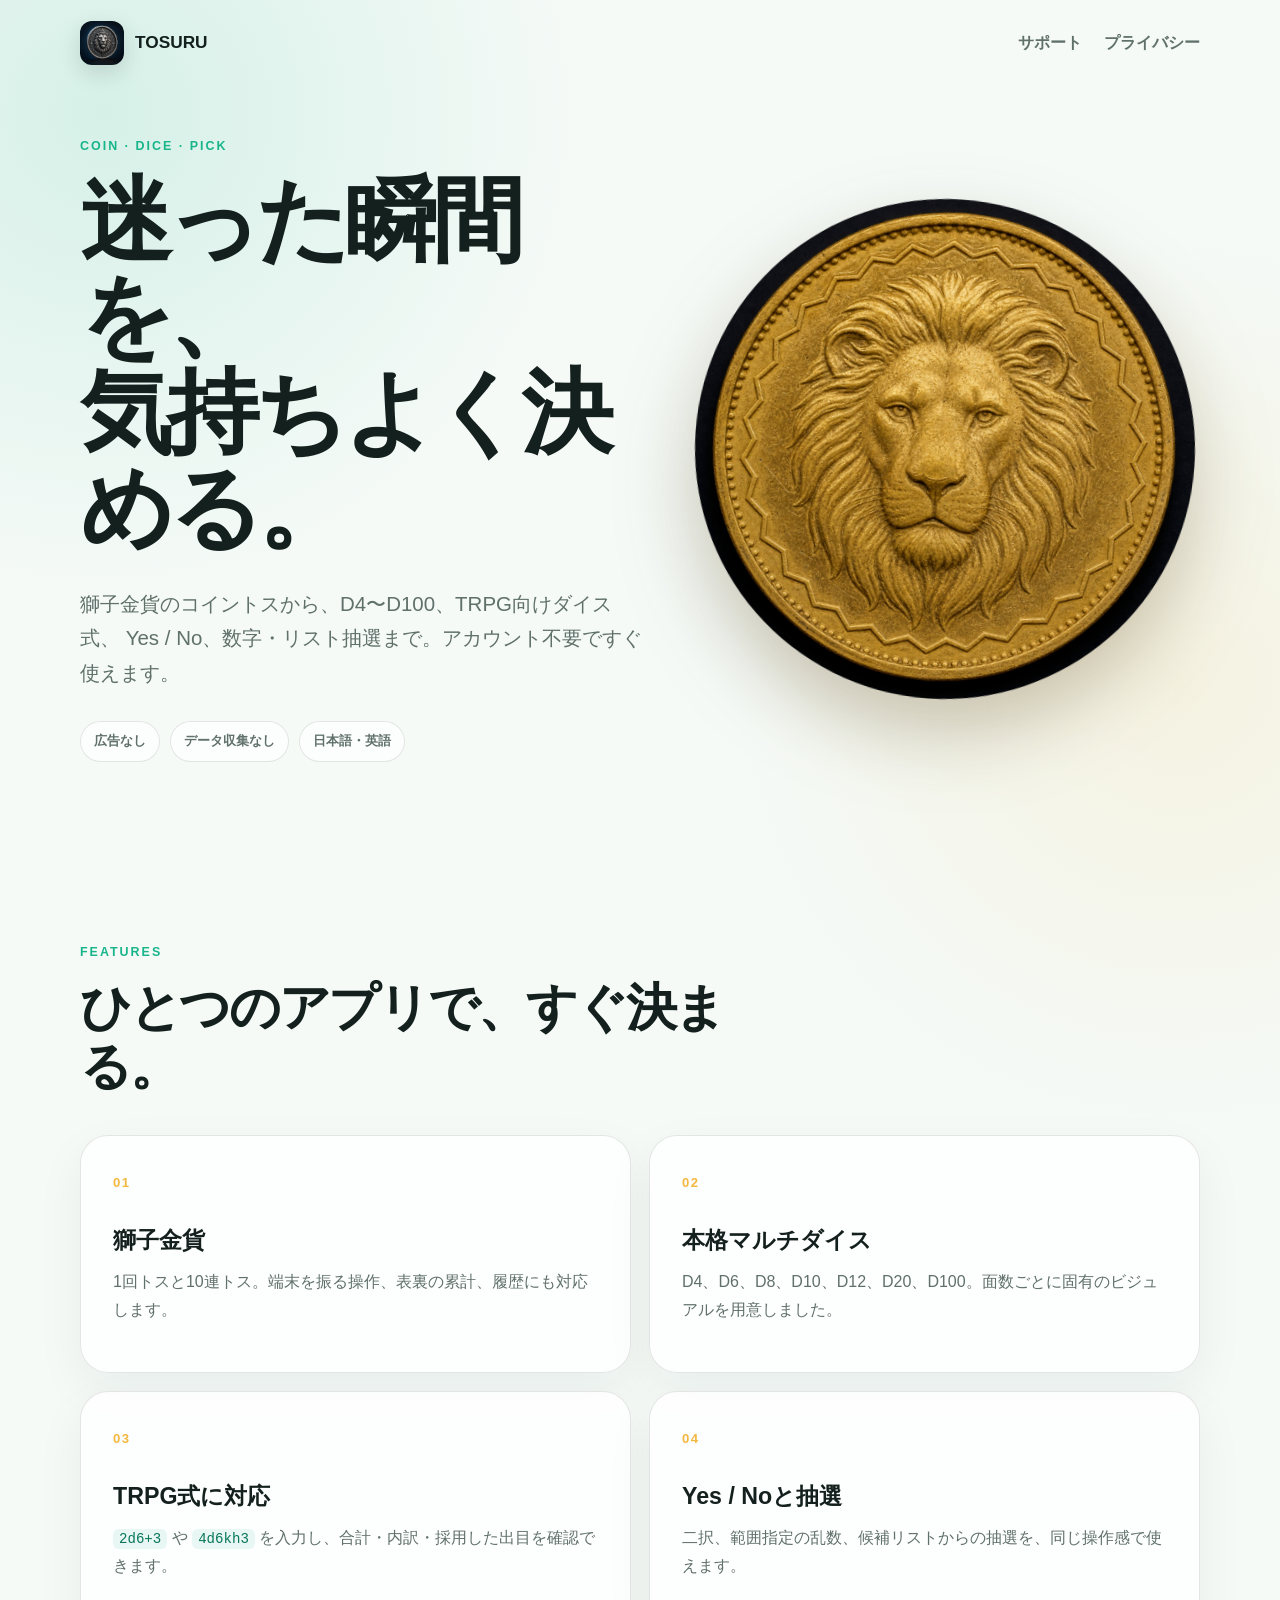
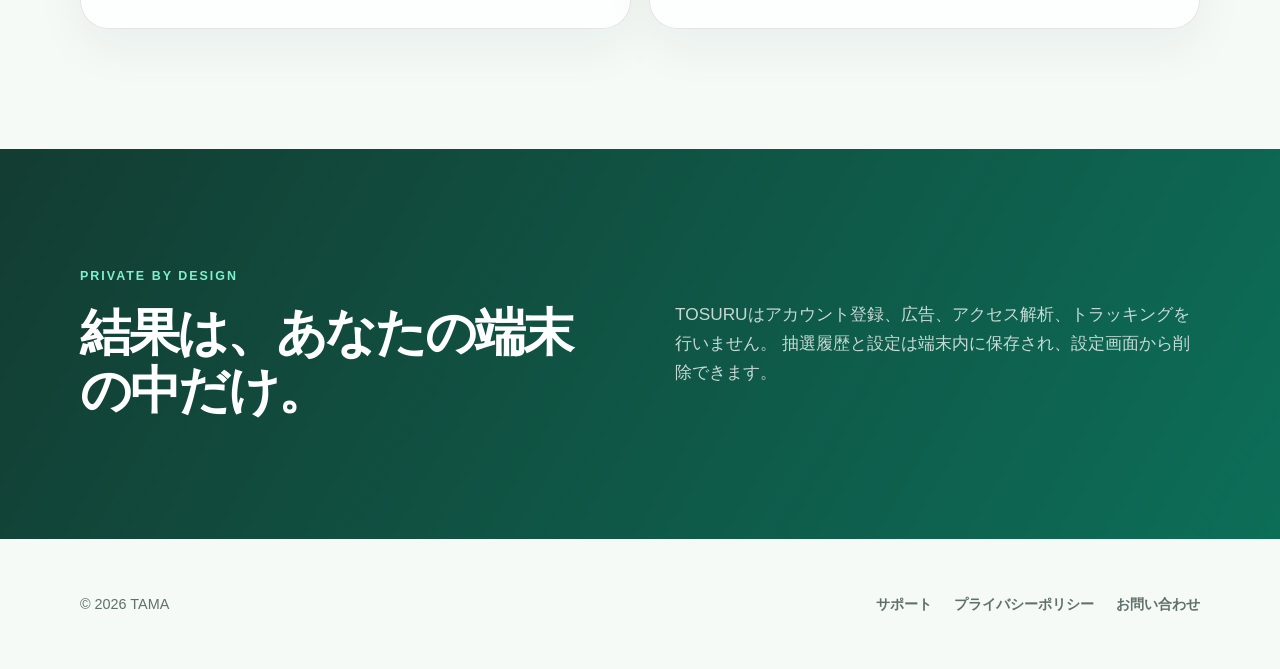
<file: index.html>
<!doctype html>
<html lang="ja">
  <head>
    <meta charset="utf-8">
    <meta name="viewport" content="width=device-width, initial-scale=1">
    <meta name="description" content="迷った瞬間を、気持ちよく決める。コイン・ダイス・抽選をひとつに。">
    <meta name="theme-color" content="#18b58b">
    <meta property="og:title" content="TOSURU">
    <meta property="og:description" content="獅子金貨、D4〜D100、TRPGダイス式、Yes / No、数字・リスト抽選。">
    <meta property="og:type" content="website">
    <meta property="og:url" content="https://flames-hub.github.io/tapukoro-support/">
    <meta property="og:image" content="https://flames-hub.github.io/tapukoro-support/assets/app-icon.png">
    <title>TOSURU | コイン・ダイス・抽選</title>
    <link rel="canonical" href="https://flames-hub.github.io/tapukoro-support/">
    <link rel="icon" href="assets/app-icon.png">
    <link rel="stylesheet" href="styles.css">
  </head>
  <body>
    <header class="nav shell">
      <a class="brand" href="./" aria-label="TOSURU トップ">
        <img src="assets/app-icon.png" alt="" width="44" height="44">
        <span>TOSURU</span>
      </a>
      <nav class="navLinks" aria-label="メインナビゲーション">
        <a href="support/">サポート</a>
        <a href="privacy/">プライバシー</a>
      </nav>
    </header>

    <main>
      <section class="hero shell">
        <div class="heroCopy">
          <p class="eyebrow">COIN · DICE · PICK</p>
          <h1>迷った瞬間を、<br>気持ちよく決める。</h1>
          <p class="lead">
            獅子金貨のコイントスから、D4〜D100、TRPG向けダイス式、
            Yes / No、数字・リスト抽選まで。アカウント不要ですぐ使えます。
          </p>
          <div class="badges" aria-label="主な特徴">
            <span>広告なし</span>
            <span>データ収集なし</span>
            <span>日本語・英語</span>
          </div>
        </div>
        <div class="coinStage">
          <div class="halo" aria-hidden="true"></div>
          <img src="assets/lion-coin.png" alt="架空の獅子金貨" width="640" height="640">
        </div>
      </section>

      <section class="features shell" aria-labelledby="features-title">
        <div class="sectionHeading">
          <p class="eyebrow">FEATURES</p>
          <h2 id="features-title">ひとつのアプリで、すぐ決まる。</h2>
        </div>
        <div class="featureGrid">
          <article>
            <span class="featureNo">01</span>
            <h3>獅子金貨</h3>
            <p>1回トスと10連トス。端末を振る操作、表裏の累計、履歴にも対応します。</p>
          </article>
          <article>
            <span class="featureNo">02</span>
            <h3>本格マルチダイス</h3>
            <p>D4、D6、D8、D10、D12、D20、D100。面数ごとに固有のビジュアルを用意しました。</p>
          </article>
          <article>
            <span class="featureNo">03</span>
            <h3>TRPG式に対応</h3>
            <p><code>2d6+3</code> や <code>4d6kh3</code> を入力し、合計・内訳・採用した出目を確認できます。</p>
          </article>
          <article>
            <span class="featureNo">04</span>
            <h3>Yes / Noと抽選</h3>
            <p>二択、範囲指定の乱数、候補リストからの抽選を、同じ操作感で使えます。</p>
          </article>
        </div>
      </section>

      <section class="privacyPitch">
        <div class="shell privacyInner">
          <div>
            <p class="eyebrow">PRIVATE BY DESIGN</p>
            <h2>結果は、あなたの端末の中だけ。</h2>
          </div>
          <p>
            TOSURUはアカウント登録、広告、アクセス解析、トラッキングを行いません。
            抽選履歴と設定は端末内に保存され、設定画面から削除できます。
          </p>
        </div>
      </section>
    </main>

    <footer class="footer shell">
      <span>© 2026 TAMA</span>
      <div>
        <a href="support/">サポート</a>
        <a href="privacy/">プライバシーポリシー</a>
        <a href="mailto:support@tamanoapp.com?subject=TOSURUについて">お問い合わせ</a>
      </div>
    </footer>
  </body>
</html>
</file>
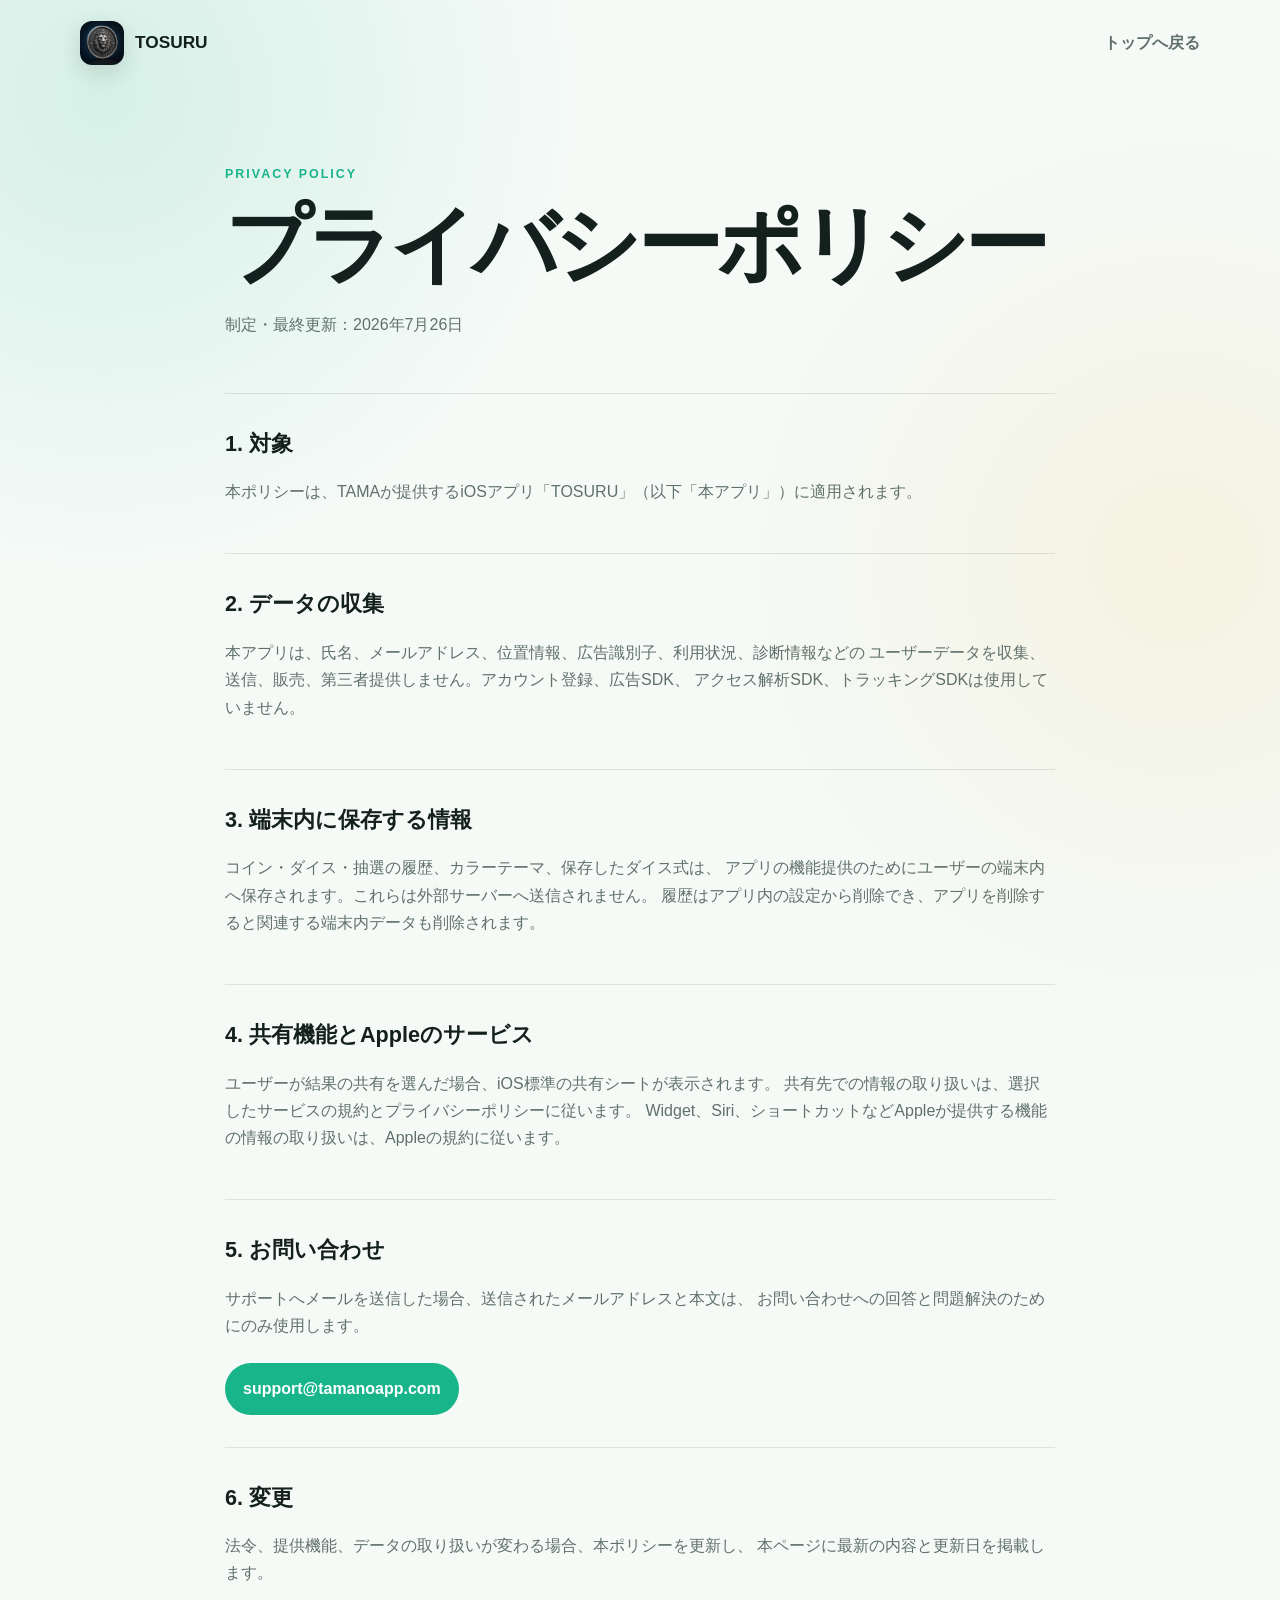
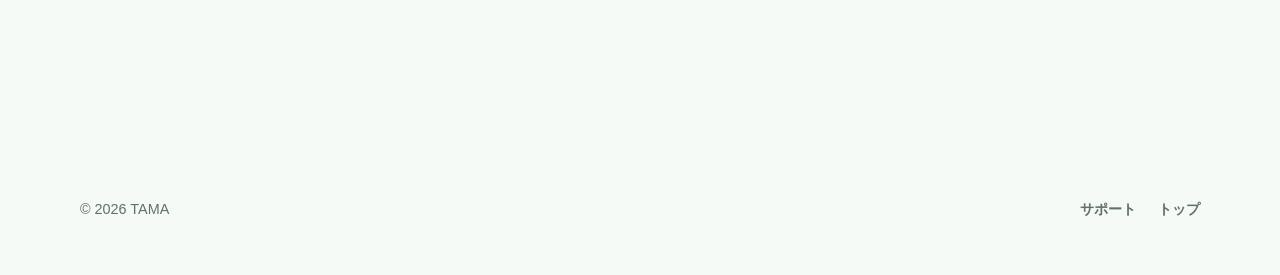
<file: privacy/index.html>
<!doctype html>
<html lang="ja">
  <head>
    <meta charset="utf-8">
    <meta name="viewport" content="width=device-width, initial-scale=1">
    <meta name="description" content="iOSアプリ「TOSURU」のプライバシーポリシーです。">
    <meta name="theme-color" content="#18b58b">
    <title>プライバシーポリシー | TOSURU</title>
    <link rel="canonical" href="https://flames-hub.github.io/tapukoro-support/privacy/">
    <link rel="icon" href="../assets/app-icon.png">
    <link rel="stylesheet" href="../styles.css">
  </head>
  <body>
    <header class="nav shell">
      <a class="brand" href="../">
        <img src="../assets/app-icon.png" alt="" width="44" height="44">
        <span>TOSURU</span>
      </a>
      <a class="backLink" href="../">トップへ戻る</a>
    </header>

    <main>
      <article class="legal shell">
        <p class="eyebrow">PRIVACY POLICY</p>
        <h1>プライバシーポリシー</h1>
        <p class="updated">制定・最終更新：2026年7月26日</p>

        <section>
          <h2>1. 対象</h2>
          <p>本ポリシーは、TAMAが提供するiOSアプリ「TOSURU」（以下「本アプリ」）に適用されます。</p>
        </section>

        <section>
          <h2>2. データの収集</h2>
          <p>
            本アプリは、氏名、メールアドレス、位置情報、広告識別子、利用状況、診断情報などの
            ユーザーデータを収集、送信、販売、第三者提供しません。アカウント登録、広告SDK、
            アクセス解析SDK、トラッキングSDKは使用していません。
          </p>
        </section>

        <section>
          <h2>3. 端末内に保存する情報</h2>
          <p>
            コイン・ダイス・抽選の履歴、カラーテーマ、保存したダイス式は、
            アプリの機能提供のためにユーザーの端末内へ保存されます。これらは外部サーバーへ送信されません。
            履歴はアプリ内の設定から削除でき、アプリを削除すると関連する端末内データも削除されます。
          </p>
        </section>

        <section>
          <h2>4. 共有機能とAppleのサービス</h2>
          <p>
            ユーザーが結果の共有を選んだ場合、iOS標準の共有シートが表示されます。
            共有先での情報の取り扱いは、選択したサービスの規約とプライバシーポリシーに従います。
            Widget、Siri、ショートカットなどAppleが提供する機能の情報の取り扱いは、Appleの規約に従います。
          </p>
        </section>

        <section>
          <h2>5. お問い合わせ</h2>
          <p>
            サポートへメールを送信した場合、送信されたメールアドレスと本文は、
            お問い合わせへの回答と問題解決のためにのみ使用します。
          </p>
          <a class="contactButton" href="mailto:support@tamanoapp.com?subject=TOSURUのプライバシーについて">
            support@tamanoapp.com
          </a>
        </section>

        <section>
          <h2>6. 変更</h2>
          <p>
            法令、提供機能、データの取り扱いが変わる場合、本ポリシーを更新し、
            本ページに最新の内容と更新日を掲載します。
          </p>
        </section>
      </article>
    </main>

    <footer class="footer shell">
      <span>© 2026 TAMA</span>
      <div><a href="../support/">サポート</a><a href="../">トップ</a></div>
    </footer>
  </body>
</html>
</file>
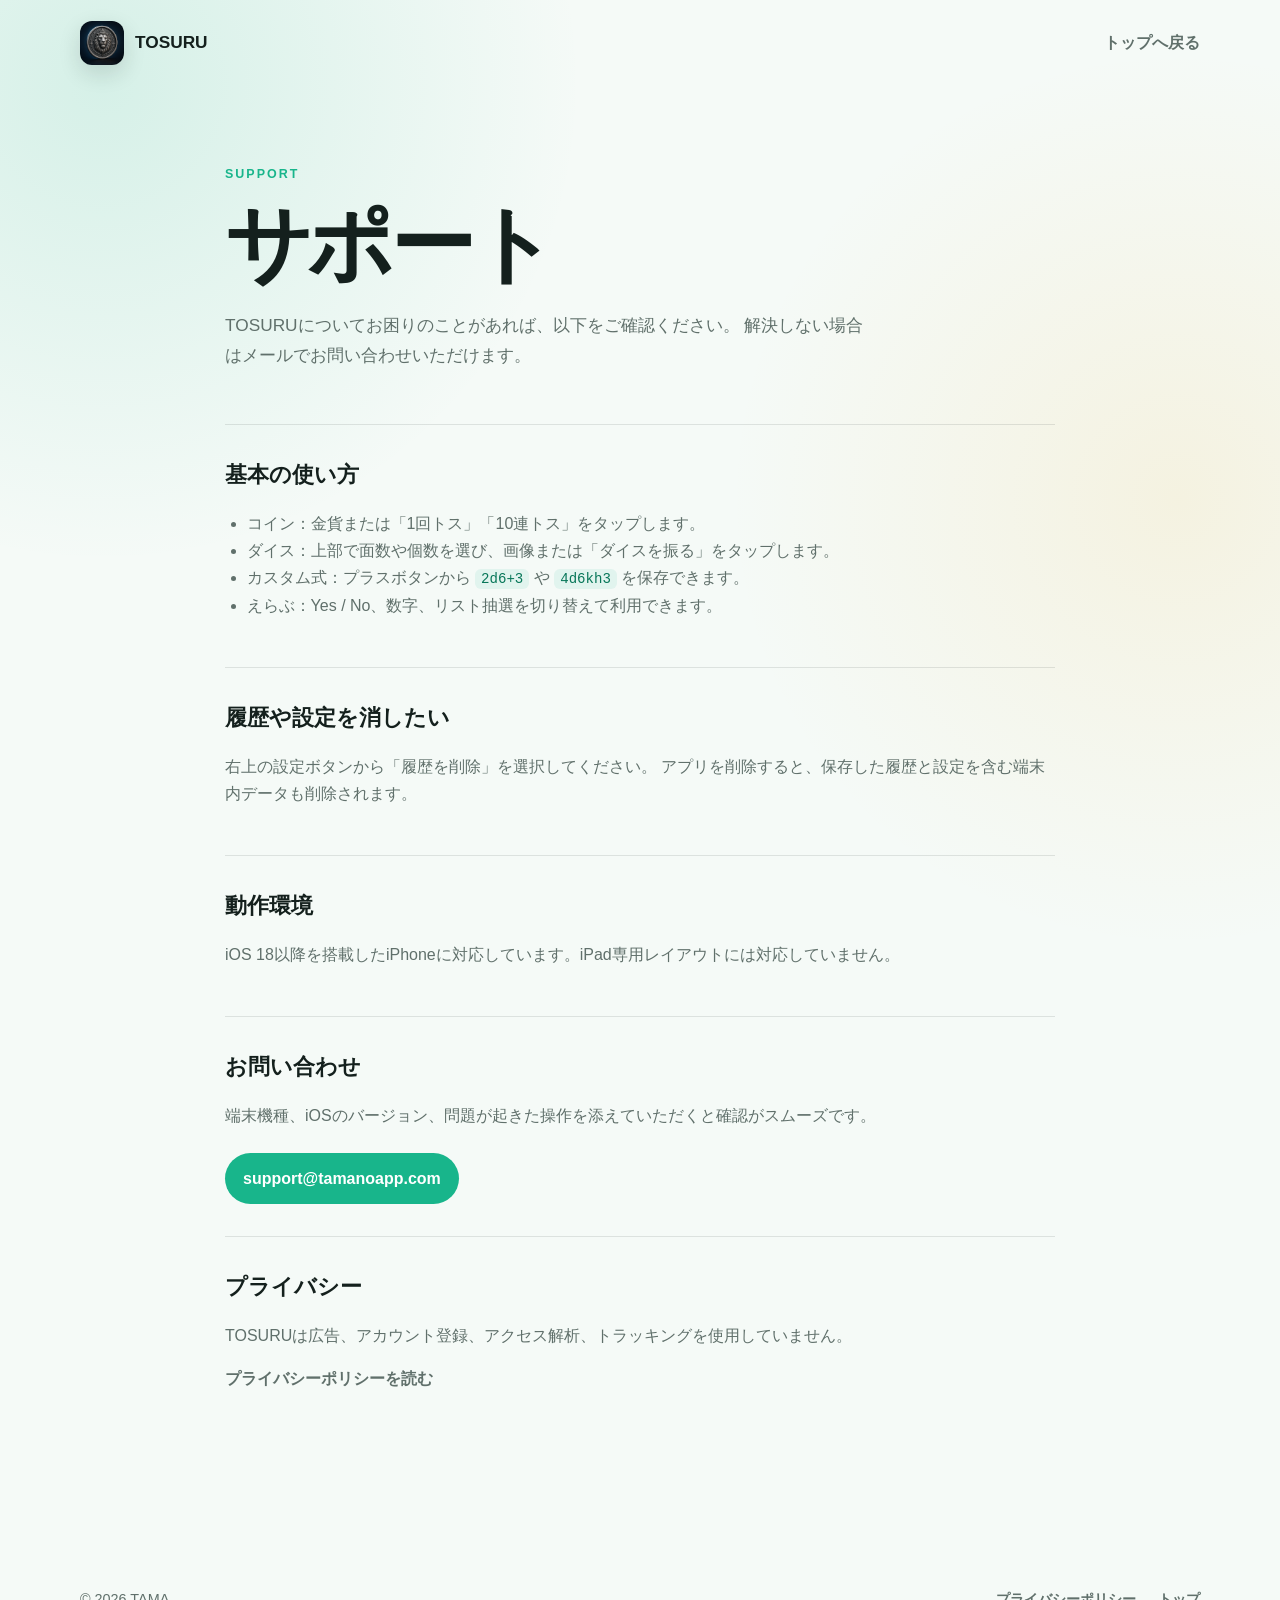
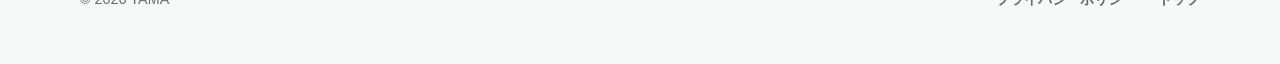
<file: support/index.html>
<!doctype html>
<html lang="ja">
  <head>
    <meta charset="utf-8">
    <meta name="viewport" content="width=device-width, initial-scale=1">
    <meta name="description" content="iOSアプリ「TOSURU」の使い方とお問い合わせ窓口です。">
    <meta name="theme-color" content="#18b58b">
    <title>サポート | TOSURU</title>
    <link rel="canonical" href="https://flames-hub.github.io/tapukoro-support/support/">
    <link rel="icon" href="../assets/app-icon.png">
    <link rel="stylesheet" href="../styles.css">
  </head>
  <body>
    <header class="nav shell">
      <a class="brand" href="../">
        <img src="../assets/app-icon.png" alt="" width="44" height="44">
        <span>TOSURU</span>
      </a>
      <a class="backLink" href="../">トップへ戻る</a>
    </header>

    <main>
      <article class="legal shell">
        <p class="eyebrow">SUPPORT</p>
        <h1>サポート</h1>
        <p class="legalLead">
          TOSURUについてお困りのことがあれば、以下をご確認ください。
          解決しない場合はメールでお問い合わせいただけます。
        </p>

        <section>
          <h2>基本の使い方</h2>
          <ul>
            <li>コイン：金貨または「1回トス」「10連トス」をタップします。</li>
            <li>ダイス：上部で面数や個数を選び、画像または「ダイスを振る」をタップします。</li>
            <li>カスタム式：プラスボタンから <code>2d6+3</code> や <code>4d6kh3</code> を保存できます。</li>
            <li>えらぶ：Yes / No、数字、リスト抽選を切り替えて利用できます。</li>
          </ul>
        </section>

        <section>
          <h2>履歴や設定を消したい</h2>
          <p>
            右上の設定ボタンから「履歴を削除」を選択してください。
            アプリを削除すると、保存した履歴と設定を含む端末内データも削除されます。
          </p>
        </section>

        <section>
          <h2>動作環境</h2>
          <p>iOS 18以降を搭載したiPhoneに対応しています。iPad専用レイアウトには対応していません。</p>
        </section>

        <section>
          <h2>お問い合わせ</h2>
          <p>端末機種、iOSのバージョン、問題が起きた操作を添えていただくと確認がスムーズです。</p>
          <a class="contactButton" href="mailto:support@tamanoapp.com?subject=TOSURUについて">
            support@tamanoapp.com
          </a>
        </section>

        <section>
          <h2>プライバシー</h2>
          <p>TOSURUは広告、アカウント登録、アクセス解析、トラッキングを使用していません。</p>
          <a class="textLink" href="../privacy/">プライバシーポリシーを読む</a>
        </section>
      </article>
    </main>

    <footer class="footer shell">
      <span>© 2026 TAMA</span>
      <div><a href="../privacy/">プライバシーポリシー</a><a href="../">トップ</a></div>
    </footer>
  </body>
</html>
</file>
<file: styles.css>
:root {
  --ink: #14201d;
  --muted: #60706b;
  --mint: #18b58b;
  --gold: #f3b83f;
  --paper: #f5faf7;
  --line: rgba(20, 32, 29, 0.11);
}

* {
  box-sizing: border-box;
}

html {
  scroll-behavior: smooth;
}

body {
  margin: 0;
  background:
    radial-gradient(circle at 8% 5%, rgba(24, 181, 139, 0.14), transparent 30rem),
    radial-gradient(circle at 92% 30%, rgba(243, 184, 63, 0.12), transparent 28rem),
    var(--paper);
  color: var(--ink);
  font-family: -apple-system, BlinkMacSystemFont, "Hiragino Sans", "Yu Gothic UI", "Noto Sans JP", sans-serif;
  line-height: 1.7;
  -webkit-font-smoothing: antialiased;
}

a {
  color: inherit;
}

.shell {
  width: min(1120px, calc(100% - 40px));
  margin-inline: auto;
}

.nav {
  min-height: 86px;
  display: flex;
  align-items: center;
  justify-content: space-between;
  gap: 24px;
}

.brand {
  display: inline-flex;
  align-items: center;
  gap: 11px;
  font-size: 1.08rem;
  font-weight: 800;
  text-decoration: none;
}

.brand img {
  border-radius: 12px;
  box-shadow: 0 8px 22px rgba(20, 32, 29, 0.14);
}

.navLinks,
.footer div {
  display: flex;
  flex-wrap: wrap;
  gap: 22px;
}

.navLinks a,
.backLink,
.footer a,
.textLink {
  color: var(--muted);
  font-weight: 650;
  text-decoration: none;
}

.navLinks a:hover,
.backLink:hover,
.footer a:hover,
.textLink:hover {
  color: var(--mint);
}

.hero {
  min-height: 660px;
  display: grid;
  grid-template-columns: 1.05fr 0.95fr;
  align-items: center;
  gap: 48px;
  padding-block: 50px 90px;
}

.eyebrow {
  margin: 0 0 16px;
  color: var(--mint);
  font-size: 0.78rem;
  font-weight: 850;
  letter-spacing: 0.16em;
}

.hero h1,
.legal h1 {
  margin: 0;
  font-size: clamp(3.1rem, 7.2vw, 6.4rem);
  line-height: 1.04;
  letter-spacing: -0.055em;
}

.lead {
  max-width: 42rem;
  margin: 30px 0 0;
  color: var(--muted);
  font-size: clamp(1.05rem, 1.7vw, 1.28rem);
}

.badges {
  display: flex;
  flex-wrap: wrap;
  gap: 10px;
  margin-top: 30px;
}

.badges span {
  padding: 8px 13px;
  border: 1px solid var(--line);
  border-radius: 999px;
  background: rgba(255, 255, 255, 0.72);
  color: var(--muted);
  font-size: 0.84rem;
  font-weight: 700;
}

.coinStage {
  position: relative;
  display: grid;
  place-items: center;
  min-height: 470px;
}

.coinStage img {
  position: relative;
  z-index: 1;
  width: min(100%, 500px);
  height: auto;
  border-radius: 50%;
  filter: drop-shadow(0 34px 38px rgba(81, 55, 8, 0.27));
  transform: rotate(4deg);
}

.halo {
  position: absolute;
  width: min(90vw, 470px);
  aspect-ratio: 1;
  border-radius: 50%;
  background: radial-gradient(circle, rgba(243, 184, 63, 0.28), rgba(24, 181, 139, 0.07) 55%, transparent 72%);
  filter: blur(10px);
}

.features {
  padding-block: 90px 120px;
}

.sectionHeading {
  max-width: 720px;
  margin-bottom: 38px;
}

.sectionHeading h2,
.privacyInner h2 {
  margin: 0;
  font-size: clamp(2rem, 4vw, 3.6rem);
  line-height: 1.15;
  letter-spacing: -0.045em;
}

.featureGrid {
  display: grid;
  grid-template-columns: repeat(2, minmax(0, 1fr));
  gap: 18px;
}

.featureGrid article {
  min-height: 238px;
  padding: 32px;
  border: 1px solid var(--line);
  border-radius: 28px;
  background: rgba(255, 255, 255, 0.82);
  box-shadow: 0 18px 50px rgba(20, 32, 29, 0.055);
}

.featureNo {
  color: var(--gold);
  font-size: 0.82rem;
  font-weight: 900;
  letter-spacing: 0.12em;
}

.featureGrid h3 {
  margin: 26px 0 8px;
  font-size: 1.45rem;
}

.featureGrid p {
  margin: 0;
  color: var(--muted);
}

code {
  padding: 2px 6px;
  border-radius: 6px;
  background: rgba(24, 181, 139, 0.09);
  color: #087759;
  font-family: "SFMono-Regular", Consolas, monospace;
  font-size: 0.88em;
}

.privacyPitch {
  background: linear-gradient(120deg, #133c32, #0c6e58);
  color: white;
}

.privacyInner {
  display: grid;
  grid-template-columns: 1fr 1fr;
  align-items: center;
  gap: 70px;
  min-height: 390px;
  padding-block: 80px;
}

.privacyInner .eyebrow {
  color: #7ff0cb;
}

.privacyInner > p {
  margin: 0;
  color: rgba(255, 255, 255, 0.77);
  font-size: 1.08rem;
}

.footer {
  min-height: 130px;
  display: flex;
  align-items: center;
  justify-content: space-between;
  gap: 30px;
  color: var(--muted);
  font-size: 0.9rem;
}

.legal {
  max-width: 830px;
  padding-block: 78px 110px;
}

.legal h1 {
  font-size: clamp(2.8rem, 7vw, 5.3rem);
}

.updated,
.legalLead {
  margin: 22px 0 54px;
  color: var(--muted);
}

.legalLead {
  max-width: 650px;
  font-size: 1.08rem;
}

.legal section {
  padding: 32px 0;
  border-top: 1px solid var(--line);
}

.legal section h2 {
  margin: 0 0 13px;
  font-size: 1.35rem;
}

.legal section p,
.legal section li {
  color: var(--muted);
}

.legal ul {
  padding-left: 1.35rem;
}

.contactButton {
  display: inline-flex;
  margin-top: 8px;
  padding: 12px 18px;
  border-radius: 999px;
  background: var(--mint);
  color: white;
  font-weight: 800;
  text-decoration: none;
}

@media (max-width: 760px) {
  .shell {
    width: min(100% - 28px, 1120px);
  }

  .nav {
    min-height: 74px;
  }

  .navLinks {
    gap: 12px;
    font-size: 0.86rem;
  }

  .hero {
    grid-template-columns: 1fr;
    gap: 0;
    padding-block: 52px 64px;
  }

  .hero h1 {
    font-size: clamp(3rem, 14vw, 4.7rem);
  }

  .coinStage {
    min-height: 390px;
  }

  .coinStage img {
    width: min(92%, 390px);
  }

  .featureGrid,
  .privacyInner {
    grid-template-columns: 1fr;
  }

  .featureGrid article {
    min-height: auto;
  }

  .privacyInner {
    gap: 32px;
  }

  .footer {
    align-items: flex-start;
    flex-direction: column;
    justify-content: center;
  }
}

@media (prefers-reduced-motion: reduce) {
  html {
    scroll-behavior: auto;
  }
}
</file>
